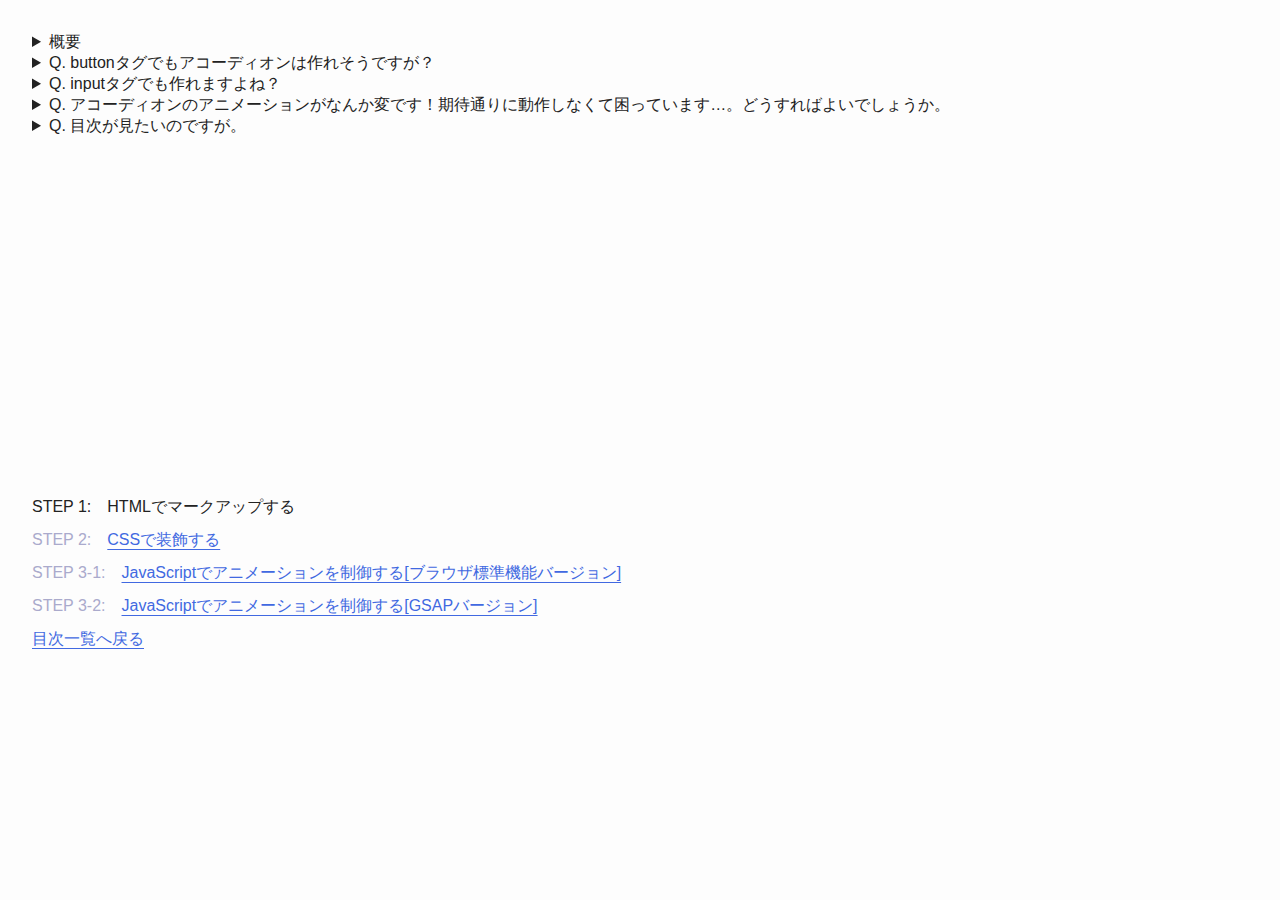
<file: demo1/index.html>
<!DOCTYPE html>
<html lang="ja">

<head>
  <meta charset="UTF-8">
  <meta name="viewport" content="width=device-width, initial-scale=1">
  <title>STEP 1 | detailsタグsummaryタグで作るアコーディオンUIサンプル</title>
  <link rel="stylesheet" href="../base.css">
</head>

<body>
<div class="wrapper">
  <details>
    <summary>概要</summary>
      折りたたまれている部分です。
  </details>

  <details>
    <summary>Q. buttonタグでもアコーディオンは作れそうですが？</summary>
    <p>A. <code>details</code>タグと<code>summary</code>タグがオススメです。</p>
  </details>

  <details>
    <summary>Q. inputタグでも作れますよね？</summary>
    <p>A. <code>details</code>タグと<code>summary</code>タグがオススメです。</p>
  </details>

  <details>
    <summary>Q. アコーディオンのアニメーションがなんか変です！期待通りに動作しなくて困っています…。どうすればよいでしょうか。</summary>
    <p>A. 以下のポイントを見直してみましょう。</p>
    <ul>
      <li>アコーディオンの中身(<code>summary</code>タグのすぐ下)を<code>div</code>タグなどで囲った部分には上下<code>padding</code>を持たせないこと。</li>
      <li>デフォルトの挙動を無効化（<code>preventDefault()</code>）して、手動で<code>open</code>属性を管理できているか。</li>
      <li>
        アコーディオンを閉じるとき（<code>details</code>タグの<code>open</code>属性が取り除かれるとき）は一瞬で非表示になるので、アニメーション完了を待ってから<code>open</code>属性を手動で取り除くこと。
      </li>
    </ul>
  </details>

  <details>
    <summary>Q. 目次が見たいのですが。</summary>
    <ul>
      <li><a href="../demo1/index.html">STEP 1: HTMLでマークアップする</a></li>
      <li><a href="../demo2/index.html">STEP 2: CSSで装飾する</a></li>
      <li><a href="../demo3-1/index.html">STEP 3-1: JavaScriptでアニメーションを制御する[ブラウザ標準機能バージョン]</a></li>
      <li><a href="../demo3-2/index.html">STEP 3-2: JavaScriptでアニメーションを制御する[GSAPバージョン]</a></li>
      <li><a href="../index.html">目次一覧へ戻る</a></li>
    </ul>
  </details>
</div>

<footer>
  <nav class="navigation">
    <ul>
      <li class="navigation_currentPage"><span>STEP 1:</span>HTMLでマークアップする</li>
      <li><span>STEP 2:</span><a href="../demo2/index.html">CSSで装飾する</a></li>
      <li><span>STEP 3-1:</span><a href="../demo3-1/index.html">JavaScriptでアニメーションを制御する[ブラウザ標準機能バージョン]</a></li>
      <li><span>STEP 3-2:</span><a href="../demo3-2/index.html">JavaScriptでアニメーションを制御する[GSAPバージョン]</a></li>
      <li><a href="../index.html">目次一覧へ戻る</a></li>
    </ul>
  </nav>
</footer>
</body>

</html>
</file>
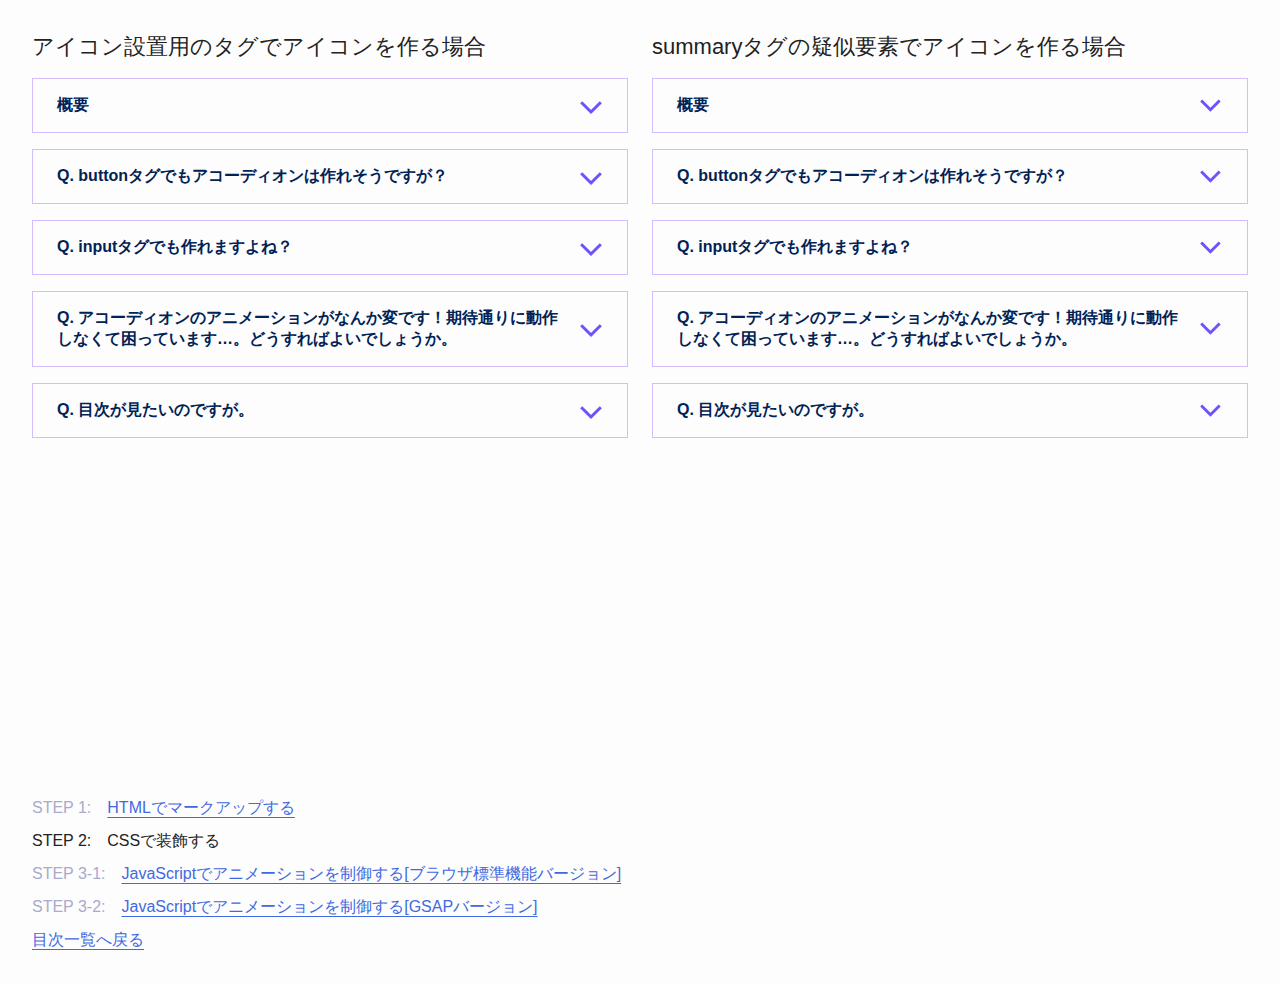
<file: demo2/index.html>
<!DOCTYPE html>
<html lang="ja">

<head>
  <meta charset="UTF-8">
  <meta name="viewport" content="width=device-width, initial-scale=1">
  <title>STEP 2 | detailsタグsummaryタグで作るアコーディオンUIサンプル</title>
  <link rel="stylesheet" href="../base.css">
  <link rel="stylesheet" href="style.css">
</head>

<body>
<div class="wrapper">
  <div class="wrapper_normalIcon">
    <h1 class="wrapper_title">アイコン設置用のタグでアイコンを作る場合</h1>
    <details>
      <summary>
        <span class="summary_inner">
          概要<span class="icon"></span>
        </span>
      </summary>
      <div class="content">
        折りたたまれている部分です。
      </div>
    </details>

    <details>
      <summary>
        <span class="summary_inner">
          Q. buttonタグでもアコーディオンは作れそうですが？<span class="icon"></span>
        </span>
      </summary>
      <div class="content">
        <p>A. <code>details</code>タグと<code>summary</code>タグがオススメです。</p>
      </div>
    </details>

    <details>
      <summary>
        <span class="summary_inner">
          Q. inputタグでも作れますよね？<span class="icon"></span>
        </span>
      </summary>
      <div class="content">
        <p>A. <code>details</code>タグと<code>summary</code>タグがオススメです。</p>
      </div>
    </details>

    <details>
      <summary>
        <span class="summary_inner">
          Q. アコーディオンのアニメーションがなんか変です！期待通りに動作しなくて困っています…。どうすればよいでしょうか。<span class="icon"></span>
        </span>
      </summary>
      <div class="content">
        <p>A. 以下のポイントを見直してみましょう。</p>
        <ul>
          <li>アコーディオンの中身(<code>summary</code>タグのすぐ下)を<code>div</code>タグなどで囲った部分には上下<code>padding</code>を持たせないこと。</li>
          <li>デフォルトの挙動を無効化（<code>preventDefault()</code>）して、手動で<code>open</code>属性を管理できているか。</li>
          <li>
            アコーディオンを閉じるとき（<code>details</code>タグの<code>open</code>属性が取り除かれるとき）は一瞬で非表示になるので、アニメーション完了を待ってから<code>open</code>属性を手動で取り除くこと。
          </li>
        </ul>
      </div>
    </details>

    <details>
      <summary>
        <span class="summary_inner">
          Q. 目次が見たいのですが。<span class="icon"></span>
        </span>
      </summary>
      <ul class="content">
        <li><a href="../demo1/index.html">STEP 1: HTMLでマークアップする</a></li>
        <li><a href="../demo2/index.html">STEP 2: CSSで装飾する</a></li>
        <li><a href="../demo3-1/index.html">STEP 3-1: JavaScriptでアニメーションを制御する[ブラウザ標準機能バージョン]</a></li>
        <li><a href="../demo3-2/index.html">STEP 3-2: JavaScriptでアニメーションを制御する[GSAPバージョン]</a></li>
        <li><a href="../index.html">目次一覧へ戻る</a></li>
      </ul>
    </details>
  </div>

  <div class="wrapper_pseudoElementsIcon">
    <h1 class="wrapper_title">summaryタグの疑似要素でアイコンを作る場合</h1>
    <details>
      <summary>
        <span class="summary_inner">
          概要
        </span>
      </summary>
      <div class="content">
        折りたたまれている部分です。
      </div>
    </details>

    <details>
      <summary>
        <span class="summary_inner">
          Q. buttonタグでもアコーディオンは作れそうですが？
        </span>
      </summary>
      <div class="content">
        <p>A. <code>details</code>タグと<code>summary</code>タグがオススメです。</p>
      </div>
    </details>

    <details>
      <summary>
        <span class="summary_inner">
          Q. inputタグでも作れますよね？
        </span>
      </summary>
      <div class="content">
        <p>A. <code>details</code>タグと<code>summary</code>タグがオススメです。</p>
      </div>
    </details>

    <details>
      <summary>
        <span class="summary_inner">
        Q. アコーディオンのアニメーションがなんか変です！期待通りに動作しなくて困っています…。どうすればよいでしょうか。
        </span>
      </summary>
      <div class="content">
        <p>A. 以下のポイントを見直してみましょう。</p>
        <ul>
          <li>アコーディオンの中身(<code>summary</code>タグのすぐ下)を<code>div</code>タグなどで囲った部分には上下<code>padding</code>を持たせないこと。</li>
          <li>デフォルトの挙動を無効化（<code>preventDefault()</code>）して、手動で<code>open</code>属性を管理できているか。</li>
          <li>
            アコーディオンを閉じるとき（<code>details</code>タグの<code>open</code>属性が取り除かれるとき）は一瞬で非表示になるので、アニメーション完了を待ってから<code>open</code>属性を手動で取り除くこと。
          </li>
        </ul>
      </div>
    </details>

    <details>
      <summary>
        <span class="summary_inner">
          Q. 目次が見たいのですが。
        </span>
      </summary>
        <ul class="content">
          <li><a href="../demo1/index.html">STEP 1: HTMLでマークアップする</a></li>
          <li><a href="../demo2/index.html">STEP 2: CSSで装飾する</a></li>
          <li><a href="../demo3-1/index.html">STEP 3-1: JavaScriptでアニメーションを制御する[ブラウザ標準機能バージョン]</a></li>
          <li><a href="../demo3-2/index.html">STEP 3-2: JavaScriptでアニメーションを制御する[GSAPバージョン]</a></li>
          <li><a href="../index.html">目次一覧へ戻る</a></li>
        </ul>
    </details>
  </div>
</div>

<footer>
  <nav class="navigation">
    <ul>
      <li><span>STEP 1:</span><a href="../demo1/index.html">HTMLでマークアップする</a></li>
      <li class="navigation_currentPage"><span>STEP 2:</span>CSSで装飾する</li>
      <li><span>STEP 3-1:</span><a href="../demo3-1/index.html">JavaScriptでアニメーションを制御する[ブラウザ標準機能バージョン]</a></li>
      <li><span>STEP 3-2:</span><a href="../demo3-2/index.html">JavaScriptでアニメーションを制御する[GSAPバージョン]</a></li>
      <li><a href="../index.html">目次一覧へ戻る</a></li>
    </ul>
  </nav>
</footer>
</body>

</html>
</file>
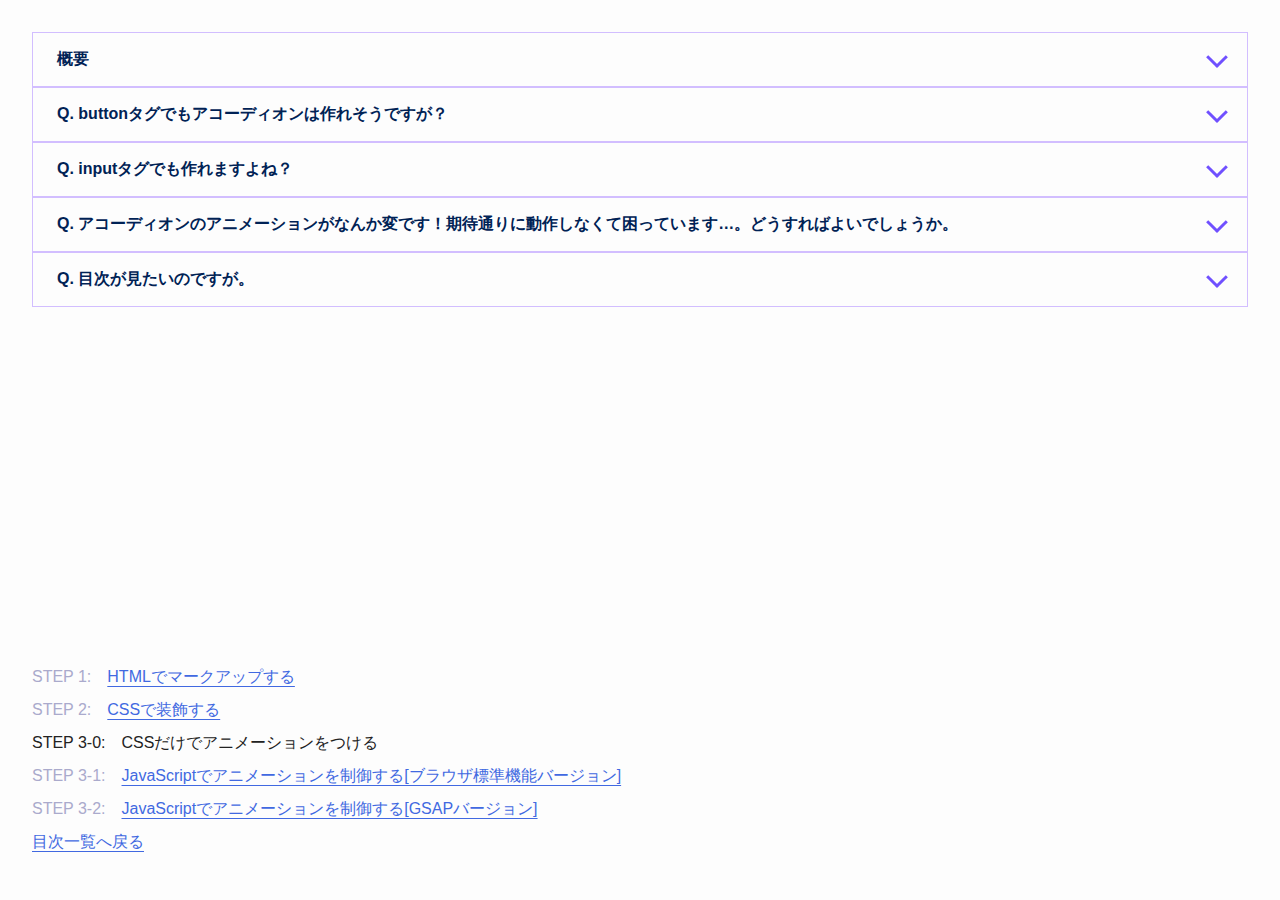
<file: demo3-0/index.html>
<!DOCTYPE html>
<html lang="ja">

<head>
  <meta charset="UTF-8" />
  <meta name="viewport" content="width=device-width, initial-scale=1" />
  <title>STEP 3-0 | detailsタグsummaryタグで作るアコーディオンUI</title>
  <link rel="stylesheet" href="../base.css" />
  <link rel="stylesheet" href="style.css" />
</head>

<body>
<div class="wrapper">
  <div class="accordion-wrapper">
    <details>
      <summary>
        概要<span class="icon"></span>
      </summary>
      <div class="content">
        折りたたまれている部分です。
      </div>
    </details>

    <details>
      <summary>
        Q. buttonタグでもアコーディオンは作れそうですが？<span class="icon"></span>
      </summary>
      <div class="content">
        <p>A. <code>details</code>タグと<code>summary</code>タグがオススメです。</p>
      </div>
    </details>

    <details>
      <summary>
        Q. inputタグでも作れますよね？<span class="icon"></span>
      </summary>
      <div class="content">
        <p>A. <code>details</code>タグと<code>summary</code>タグがオススメです。</p>
      </div>
    </details>

    <details>
      <summary>
        Q. アコーディオンのアニメーションがなんか変です！期待通りに動作しなくて困っています…。どうすればよいでしょうか。<span class="icon"></span>
      </summary>
      <div class="content">
        <p>A. 以下のポイントを見直してみましょう。</p>
        <ul>
          <li>アコーディオンの中身(<code>summary</code>タグのすぐ下)を<code>div</code>タグなどで囲った部分には上下<code>padding</code>を持たせないこと。</li>
          <li>デフォルトの挙動を無効化（<code>preventDefault()</code>）して、手動で<code>open</code>属性を管理できているか。</li>
          <li>
            アコーディオンを閉じるとき（<code>details</code>タグの<code>open</code>属性が取り除かれるとき）は一瞬で非表示になるので、アニメーション完了を待ってから<code>open</code>属性を手動で取り除くこと。
          </li>
        </ul>
      </div>
    </details>

    <details>
      <summary>
        Q. 目次が見たいのですが。<span class="icon"></span>
      </summary>
      <ul class="content">
        <li><a href="../demo1/index.html">STEP 1: HTMLでマークアップする</a></li>
        <li><a href="../demo2/index.html">STEP 2: CSSで装飾する</a></li>
        <li><a href="../demo3-0/index.html">STEP 3-0: CSSだけでアニメーションをつける</a></li>
        <li><a href="../demo3-1/index.html">STEP 3-1: JavaScriptでアニメーションを制御する[ブラウザ標準機能バージョン]</a></li>
        <li><a href="../demo3-2/index.html">STEP 3-2: JavaScriptでアニメーションを制御する[GSAPバージョン]</a></li>
        <li><a href="../index.html">目次一覧へ戻る</a></li>
      </ul>
    </details>
  </div>
</div>

<footer>
  <nav class="navigation">
    <ul>
      <li><span>STEP 1:</span><a href="../demo1/index.html">HTMLでマークアップする</a></li>
      <li><span>STEP 2:</span><a href="../demo2/index.html">CSSで装飾する</a></li>
      <li class="navigation_currentPage"><span>STEP 3-0:</span>CSSだけでアニメーションをつける</li>
      <li><span>STEP 3-1:</span><a href="../demo3-1/index.html">JavaScriptでアニメーションを制御する[ブラウザ標準機能バージョン]</a></li>
      <li><span>STEP 3-2:</span><a href="../demo3-2/index.html">JavaScriptでアニメーションを制御する[GSAPバージョン]</a></li>
      <li><a href="../index.html">目次一覧へ戻る</a></li>
    </ul>
  </nav>
</footer>
</body>

</html>
</file>
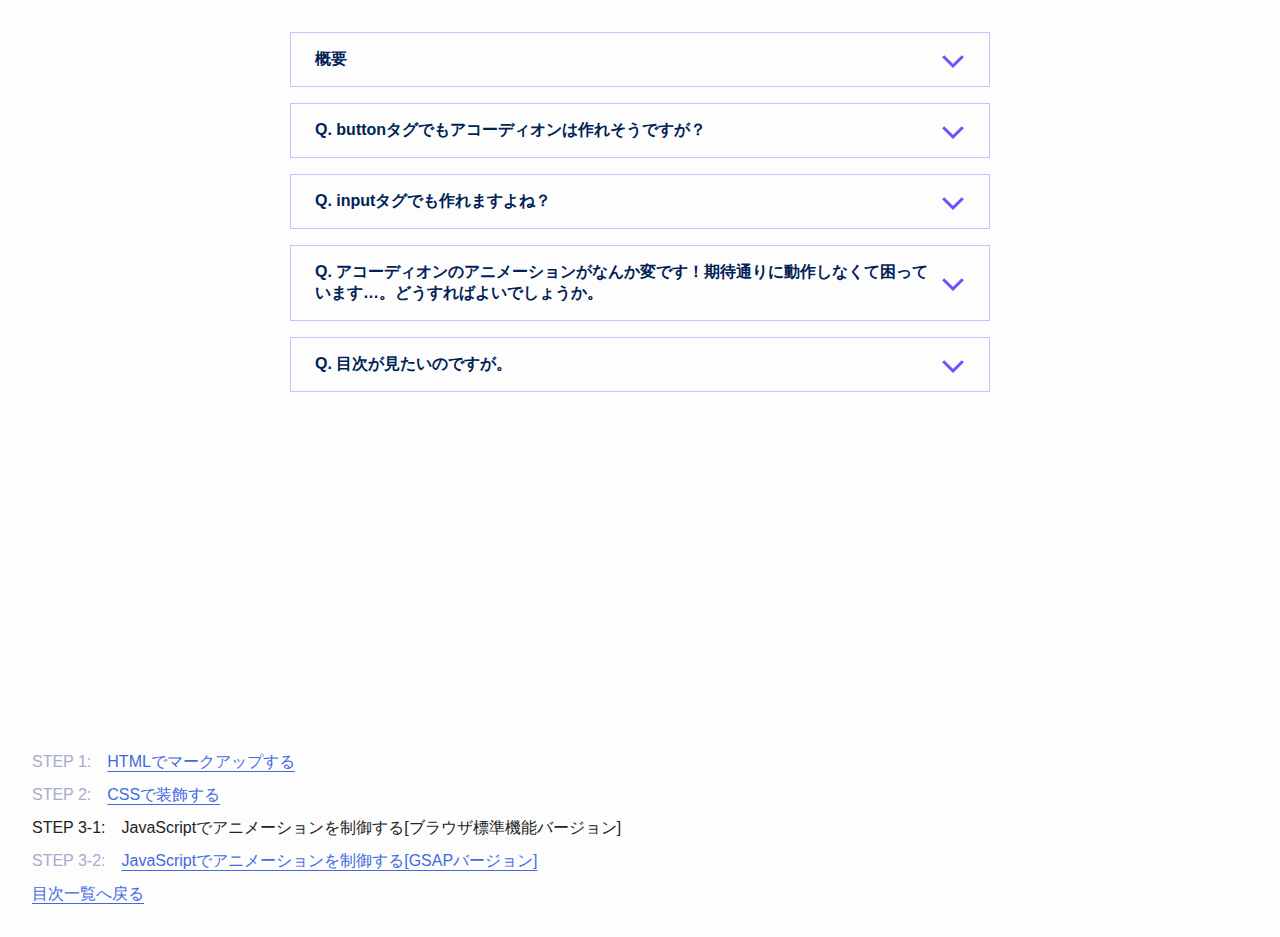
<file: demo3-1/index.html>
<!DOCTYPE html>
<html lang="ja">

<head>
  <meta charset="UTF-8">
  <meta name="viewport" content="width=device-width, initial-scale=1">
  <title>STEP 3-1 | detailsタグsummaryタグで作るアコーディオンUI</title>
  <link rel="stylesheet" href="../base.css">
  <link rel="stylesheet" href="style.css">
</head>

<body>
<div class="wrapper">
  <details class="js-details">
    <summary class="js-summary">
      <span class="summary_inner">
        概要<span class="icon"></span>
      </span>
    </summary>
    <div class="content js-content">
      <div class="content_inner">
        折りたたまれている部分です。
      </div>
    </div>
  </details>

  <details class="js-details">
    <summary class="js-summary">
      <span class="summary_inner">
        Q. buttonタグでもアコーディオンは作れそうですが？<span class="icon"></span>
      </span>
    </summary>
    <div class="content js-content">
      <div class="content_inner">
        <p>A. <code>details</code>タグと<code>summary</code>タグがオススメです。</p>
      </div>
    </div>
  </details>

  <details class="js-details">
    <summary class="js-summary">
      <span class="summary_inner">
        Q. inputタグでも作れますよね？<span class="icon"></span>
      </span>
    </summary>
    <div class="content js-content">
      <div class="content_inner">
        <p>A. <code>details</code>タグと<code>summary</code>タグがオススメです。</p>
      </div>
    </div>
  </details>

  <details class="js-details">
    <summary class="js-summary">
      <span class="summary_inner">
        Q. アコーディオンのアニメーションがなんか変です！期待通りに動作しなくて困っています…。どうすればよいでしょうか。<span class="icon"></span>
      </span>
    </summary>
    <div class="content js-content">
      <div class="content_inner">
        <p>A. 以下のポイントを見直してみましょう。</p>
        <ul>
          <li>アコーディオンの中身(<code>summary</code>タグのすぐ下)を<code>div</code>タグなどで囲った部分には上下<code>padding</code>を持たせないこと。</li>
          <li>デフォルトの挙動を無効化（<code>preventDefault()</code>）して、手動で<code>open</code>属性を管理できているか。</li>
          <li>
            アコーディオンを閉じるとき（<code>details</code>タグの<code>open</code>属性が取り除かれるとき）は一瞬で非表示になるので、アニメーション完了を待ってから<code>open</code>属性を手動で取り除くこと。
          </li>
        </ul>
      </div>
    </div>
  </details>

  <details class="js-details">
    <summary class="js-summary">
      <span class="summary_inner">
        Q. 目次が見たいのですが。<span class="icon"></span>
      </span>
    </summary>
    <div class="content js-content">
      <ul class="content_inner">
        <li><a href="../demo1/index.html">STEP 1: HTMLでマークアップする</a></li>
        <li><a href="../demo2/index.html">STEP 2: CSSで装飾する</a></li>
        <li><a href="../demo3-1/index.html">STEP 3-1: JavaScriptでアニメーションを制御する[ブラウザ標準機能バージョン]</a></li>
        <li><a href="../demo3-2/index.html">STEP 3-2: JavaScriptでアニメーションを制御する[GSAPバージョン]</a></li>
        <li><a href="../index.html">目次一覧へ戻る</a></li>
      </ul>
    </div>
  </details>
</div>

<footer>
  <nav class="navigation">
    <ul>
      <li><span>STEP 1:</span><a href="../demo1/index.html">HTMLでマークアップする</a></li>
      <li><span>STEP 2:</span><a href="../demo2/index.html">CSSで装飾する</a></li>
      <li class="navigation_currentPage"><span>STEP 3-1:</span>JavaScriptでアニメーションを制御する[ブラウザ標準機能バージョン]</li>
      <li><span>STEP 3-2:</span><a href="../demo3-2/index.html">JavaScriptでアニメーションを制御する[GSAPバージョン]</a></li>
      <li><a href="../index.html">目次一覧へ戻る</a></li>
    </ul>
  </nav>
</footer>

<script src="webAnimationsApiAccordion.js"></script>
</body>

</html>
</file>
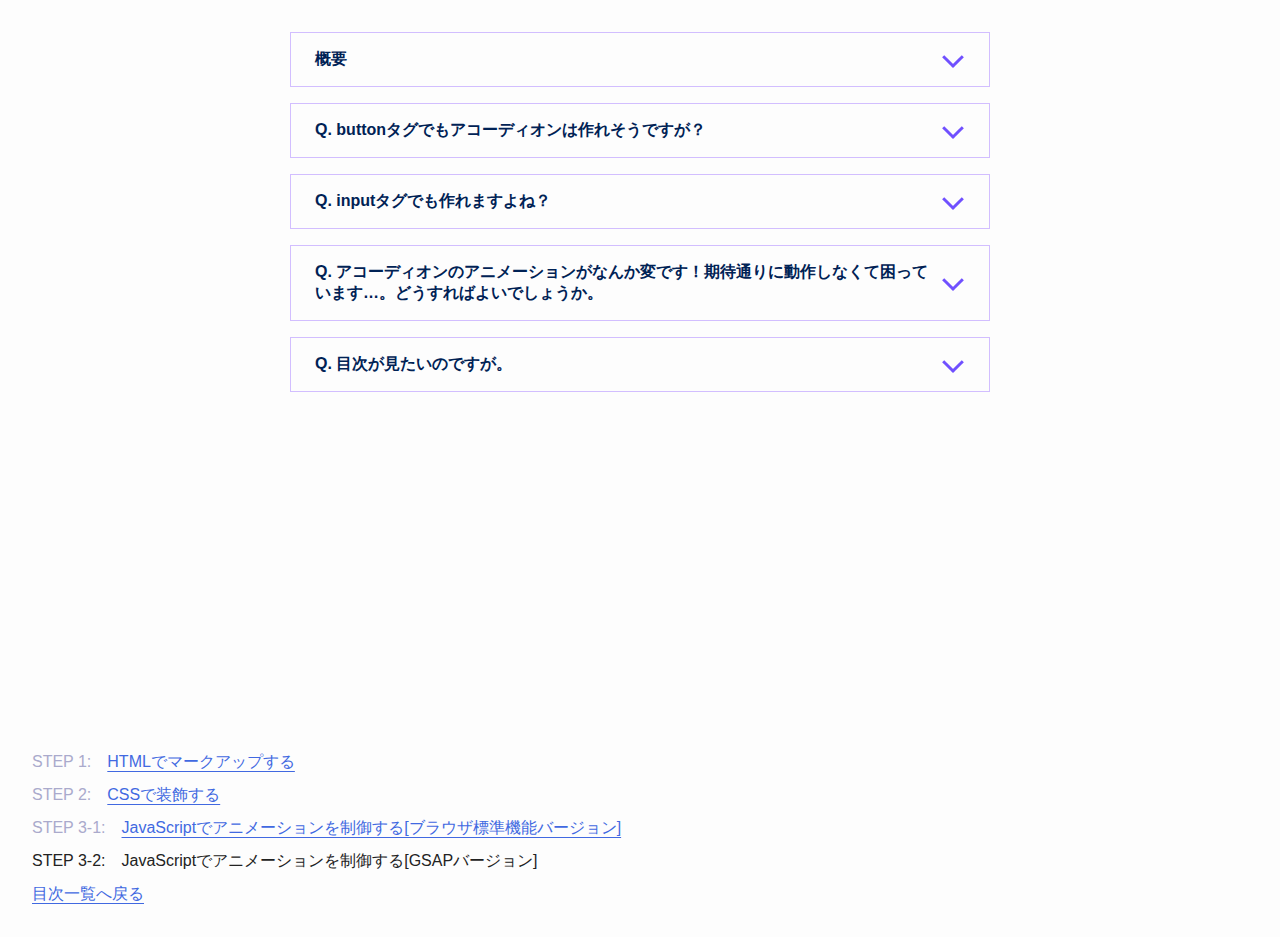
<file: demo3-2/index.html>
<!DOCTYPE html>
<html lang="ja">

<head>
  <meta charset="UTF-8">
  <meta name="viewport" content="width=device-width, initial-scale=1">
  <title>STEP 3-2 | detailsタグsummaryタグで作るアコーディオンUIサンプル</title>
  <link rel="stylesheet" href="../base.css">
  <link rel="stylesheet" href="style.css">
  <script src="https://cdnjs.cloudflare.com/ajax/libs/gsap/3.11.0/gsap.min.js"></script>
</head>

<body>
<div class="wrapper">
  <details class="js-details">
    <summary class="js-summary">
      <span class="summary_inner">
        概要<span class="icon"></span>
      </span>
    </summary>
    <div class="content js-content">
      <div class="content_inner">
        折りたたまれている部分です。
      </div>
    </div>
  </details>

  <details class="js-details">
    <summary class="js-summary">
      <span class="summary_inner">
        Q. buttonタグでもアコーディオンは作れそうですが？<span class="icon"></span>
      </span>
    </summary>
    <div class="content js-content">
      <div class="content_inner">
        <p>A. <code>details</code>タグと<code>summary</code>タグがオススメです。</p>
      </div>
    </div>
  </details>

  <details class="js-details">
    <summary class="js-summary">
      <span class="summary_inner">
        Q. inputタグでも作れますよね？<span class="icon"></span>
      </span>
    </summary>
    <div class="content js-content">
      <div class="content_inner">
        <p>A. <code>details</code>タグと<code>summary</code>タグがオススメです。</p>
      </div>
    </div>
  </details>

  <details class="js-details">
    <summary class="js-summary">
      <span class="summary_inner">
        Q. アコーディオンのアニメーションがなんか変です！期待通りに動作しなくて困っています…。どうすればよいでしょうか。<span class="icon"></span>
      </span>
    </summary>
    <div class="content js-content">
      <div class="content_inner">
        <p>A. 以下のポイントを見直してみましょう。</p>
        <ul>
          <li>アコーディオンの中身(<code>summary</code>タグのすぐ下)を<code>div</code>タグなどで囲った部分には上下<code>padding</code>を持たせないこと。</li>
          <li>デフォルトの挙動を無効化（<code>preventDefault()</code>）して、手動で<code>open</code>属性を管理できているか。</li>
          <li>
            アコーディオンを閉じるとき（<code>details</code>タグの<code>open</code>属性が取り除かれるとき）は一瞬で非表示になるので、アニメーション完了を待ってから<code>open</code>属性を手動で取り除くこと。
          </li>
        </ul>
      </div>
    </div>
  </details>

  <details class="js-details">
    <summary class="js-summary">
      <span class="summary_inner">
        Q. 目次が見たいのですが。<span class="icon"></span>
      </span>
    </summary>
    <div class="content js-content">
      <ul class="content_inner">
        <li><a href="../demo1/index.html">STEP 1: HTMLでマークアップする</a></li>
        <li><a href="../demo2/index.html">STEP 2: CSSで装飾する</a></li>
        <li><a href="../demo3-1/index.html">STEP 3-1: JavaScriptでアニメーションを制御する[ブラウザ標準機能バージョン]</a></li>
        <li><a href="../demo3-2/index.html">STEP 3-2: JavaScriptでアニメーションを制御する[GSAPバージョン]</a></li>
        <li><a href="../index.html">目次一覧へ戻る</a></li>
      </ul>
    </div>
  </details>
</div>

<footer>
  <nav class="navigation">
    <ul>
      <li><span>STEP 1:</span><a href="../demo1/index.html">HTMLでマークアップする</a></li>
      <li><span>STEP 2:</span><a href="../demo2/index.html">CSSで装飾する</a></li>
      <li><span>STEP 3-1:</span><a href="../demo3-1/index.html">JavaScriptでアニメーションを制御する[ブラウザ標準機能バージョン]</a></li>
      <li class="navigation_currentPage"><span>STEP 3-2:</span>JavaScriptでアニメーションを制御する[GSAPバージョン]</li>
      <li><a href="../index.html">目次一覧へ戻る</a></li>
    </ul>
  </nav>
</footer>

<script src="gsapAccordion.js"></script>
</body>

</html>
</file>
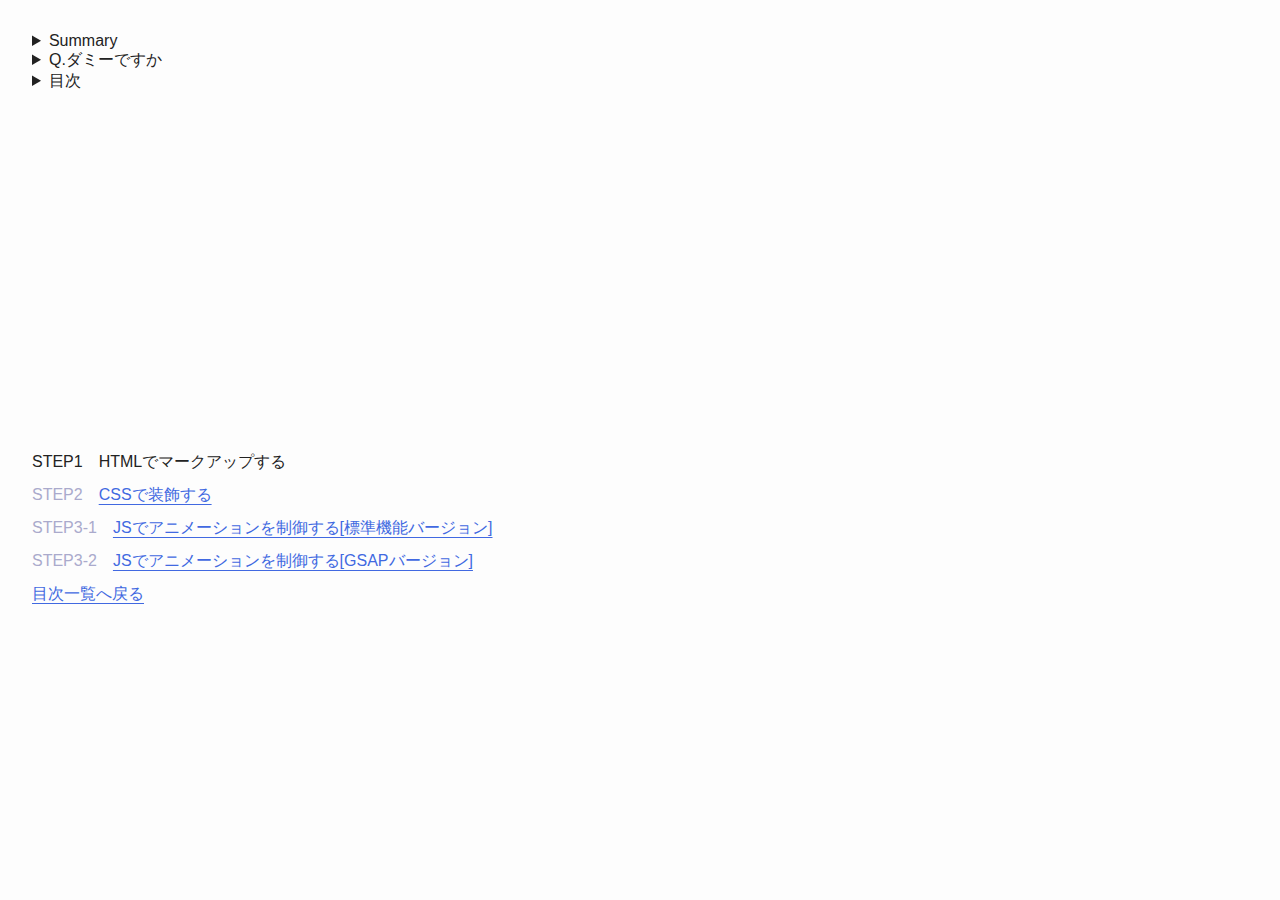
<file: src/demo1/demo1.html>
<!DOCTYPE html>
<html lang="ja">

<head>
  <meta charset="UTF-8">
  <meta name="viewport" content="width=device-width, initial-scale=1">
  <title>detailsタグsummaryタグで作るアコーディオンUI</title>
  <link rel="stylesheet" href="../base.css">
</head>

<body>
<details>
  <summary>Summary</summary>
  <div>
    <p>コンテンツの詳細部分が入ります。</p>
    <p>ダミーテキストダミーテキストダミーテキストダミーテキストダミーテキストダミーテキストダミーテキストダミーテキストダミーテキストダミーテキストダミーテキストダミーテキストダミーテキストダミーテキスト</p>
  </div>
</details>

<details>
  <summary>Q.ダミーですか</summary>
  <p>A.ダミーですよ</p>
</details>

<details>
  <summary>目次</summary>
  <div>
    <ul>
      <li><a href="../demo1/demo1.html">STEP1 HTMLでマークアップする</a></li>
      <li><a href="../demo2/demo2.html">STEP2 CSSで装飾する</a></li>
      <li><a href="../demo3-1/demo3-1.html">STEP3-1 JSでアニメーションを制御する[標準機能バージョン]</a></li>
      <li><a href="../demo3-2/demo3-2.html">STEP3-2 JSでアニメーションを制御する[GSAPバージョン]</a></li>
      <li><a href="../index.html">目次一覧へ戻る</a></li>
    </ul>
  </div>
</details>

<footer>
  <nav>
    <ul>
      <li class="current-page"><span>STEP1</span>HTMLでマークアップする</li>
      <li><span>STEP2</span><a href="../demo2/demo2.html">CSSで装飾する</a></li>
      <li><span>STEP3-1</span><a href="../demo3-1/demo3-1.html">JSでアニメーションを制御する[標準機能バージョン]</a></li>
      <li><span>STEP3-2</span><a href="../demo3-2/demo3-2.html">JSでアニメーションを制御する[GSAPバージョン]</a></li>
      <li><a href="../index.html">目次一覧へ戻る</a></li>
    </ul>
  </nav>
</footer>
</body>

</html>
</file>
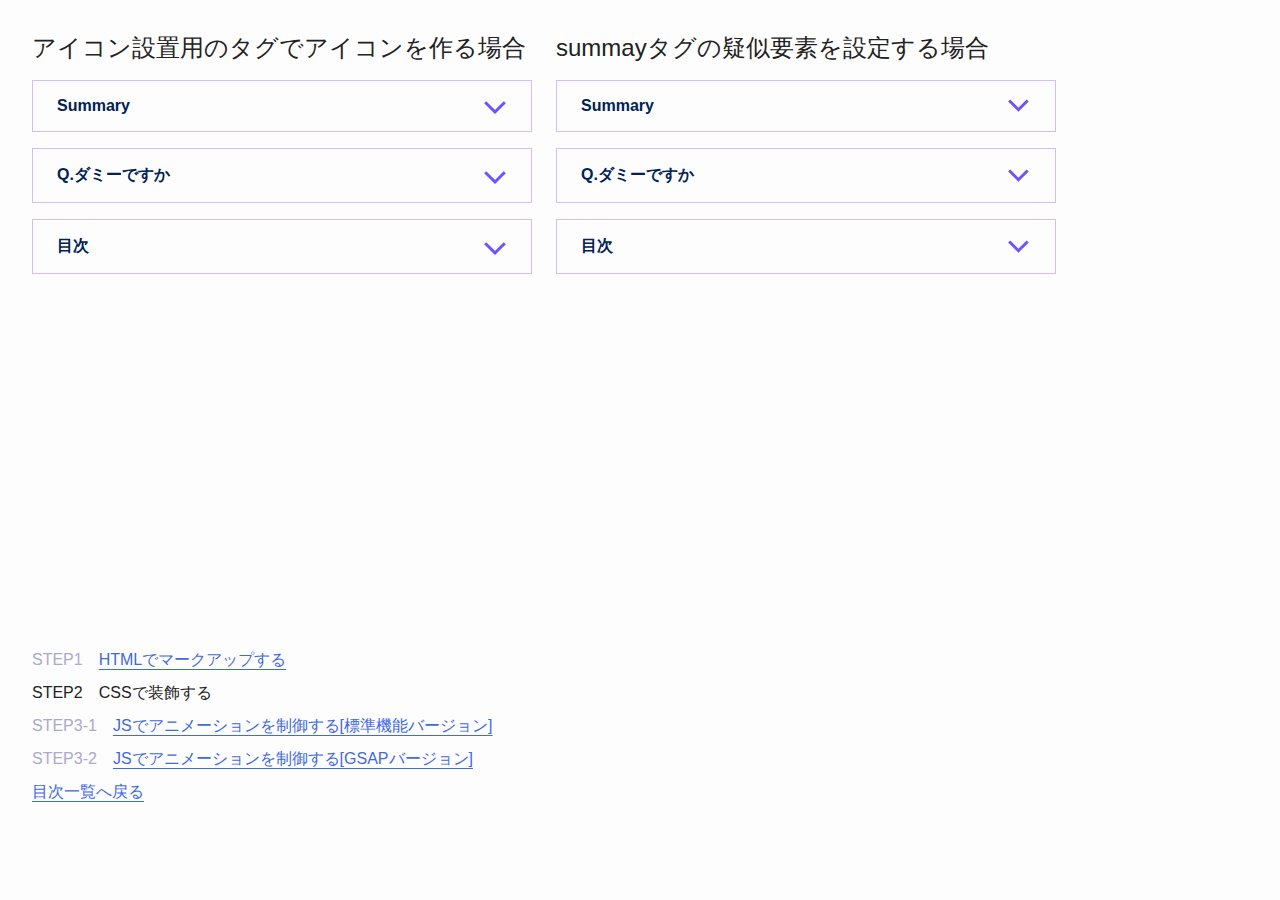
<file: src/demo2/demo2.html>
<!DOCTYPE html>
<html lang="ja">

<head>
  <meta charset="UTF-8">
  <meta name="viewport" content="width=device-width, initial-scale=1">
  <title>CSSオンリー | detailsタグsummaryタグで作るアコーディオンUI</title>
  <link rel="stylesheet" href="../base.css">
  <link rel="stylesheet" href="demo2.css">
</head>

<body>
<div class="wrapper">
  <div class="wrapper-normalIcon">
    <h1>アイコン設置用のタグでアイコンを作る場合</h1>
    <details>
      <summary>Summary<span class="icon"></span></summary>
      <div class="accordion-content">
        <p>コンテンツの詳細部分が入ります。</p>
        <p>ダミーテキストダミーテキストダミーテキストダミーテキストダミーテキストダミーテキストダミーテキストダミーテキストダミーテキストダミーテキストダミーテキストダミーテキストダミーテキストダミーテキスト
        </p>
      </div>
    </details>

    <details>
      <summary>Q.ダミーですか<span class="icon"></span></summary>
      <p class="accordion-content">A.ダミーですよ</p>
    </details>

    <details>
      <summary>目次<span class="icon"></span></summary>
      <div class="accordion-content">
        <ul>
          <li><a href="../demo1/demo1.html">STEP1 HTMLでマークアップする</a></li>
          <li><a href="../demo2/demo2.html">STEP2 CSSで装飾する</a></li>
          <li><a href="../demo3-1/demo3-1.html">STEP3-1 JSでアニメーションを制御する[標準機能バージョン]</a></li>
          <li><a href="../demo3-2/demo3-2.html">STEP3-2 JSでアニメーションを制御する[GSAPバージョン]</a></li>
          <li><a href="../index.html">目次一覧へ戻る</a></li>
        </ul>
      </div>
    </details>
  </div>

  <div class="wrapper-pseudoElementsIcon">
    <h1>summayタグの疑似要素を設定する場合</h1>
    <details>
      <summary>Summary</summary>
      <div class="accordion-content">
        <p>コンテンツの詳細部分が入ります。</p>
        <p>ダミーテキストダミーテキストダミーテキストダミーテキストダミーテキストダミーテキストダミーテキストダミーテキストダミーテキストダミーテキストダミーテキストダミーテキストダミーテキストダミーテキスト
        </p>
      </div>
    </details>

    <details>
      <summary>Q.ダミーですか</summary>
      <p class="accordion-content">A.ダミーですよ</p>
    </details>

    <details>
      <summary>目次</summary>
      <div class="accordion-content">
        <ol>
          <li><a href="../demo1/demo1.html">STEP1 HTMLでマークアップする</a></li>
          <li><a href="../demo2/demo2.html">STEP2 CSSで装飾する</a></li>
          <li><a href="../demo3-1/demo3-1.html">STEP3-1 JSでアニメーションを制御する[標準機能バージョン]</a></li>
          <li><a href="../demo3-2/demo3-2.html">STEP3-2 JSでアニメーションを制御する[GSAPバージョン]</a></li>
          <li><a href="../index.html">目次一覧へ戻る</a></li>
        </ol>
      </div>
    </details>
  </div>
</div>

<footer>
  <nav>
    <ul>
      <li><span>STEP1</span><a href="../demo1/demo1.html">HTMLでマークアップする</a></li>
      <li class="current-page"><span>STEP2</span>CSSで装飾する</li>
      <li><span>STEP3-1</span><a href="../demo3-1/demo3-1.html">JSでアニメーションを制御する[標準機能バージョン]</a></li>
      <li><span>STEP3-2</span><a href="../demo3-2/demo3-2.html">JSでアニメーションを制御する[GSAPバージョン]</a></li>
      <li><a href="../index.html">目次一覧へ戻る</a></li>
    </ul>
  </nav>
</footer>
</body>

</html>
</file>
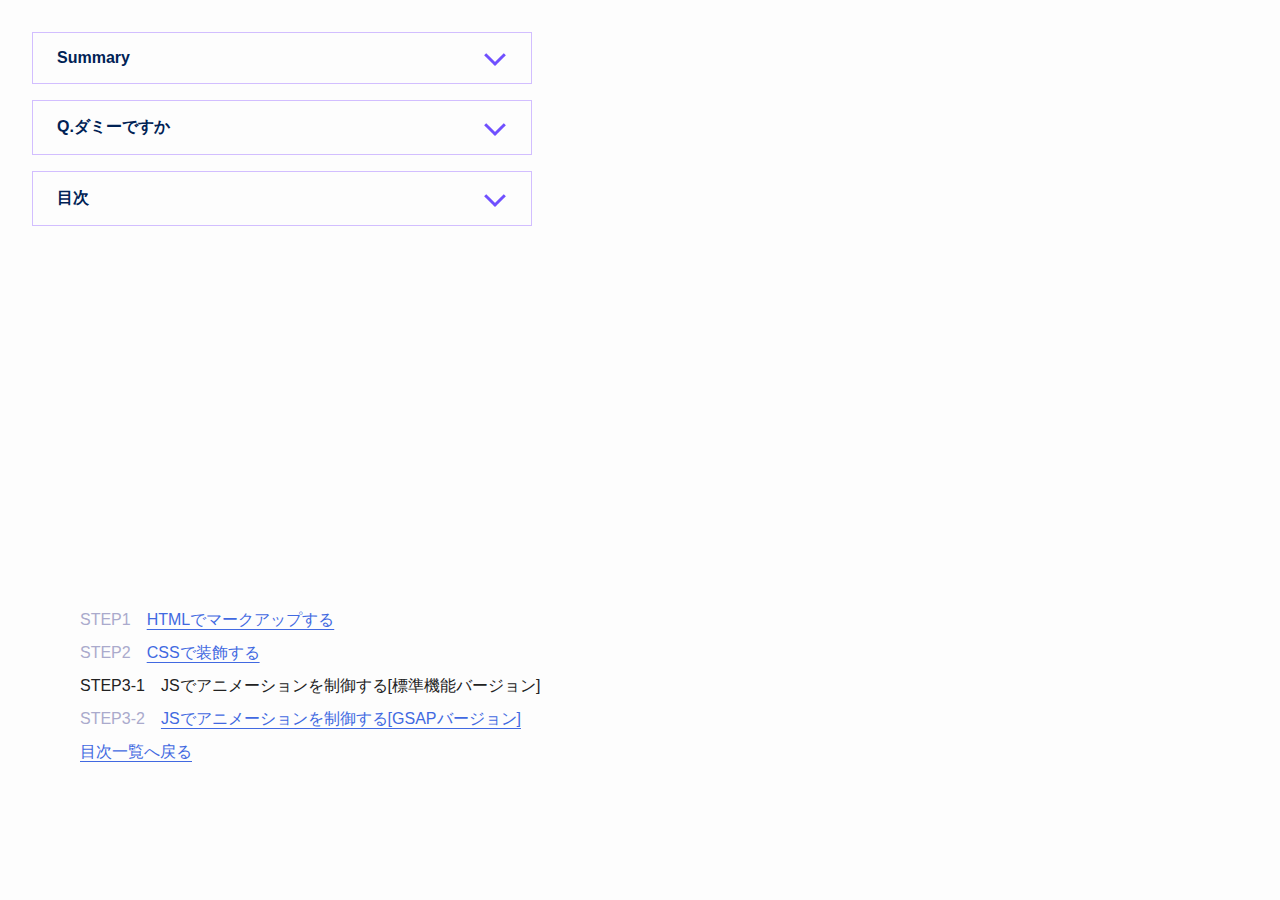
<file: src/demo3-1/demo3-1.html>
<!DOCTYPE html>
<html lang="ja">

<head>
  <meta charset="UTF-8">
  <meta name="viewport" content="width=device-width, initial-scale=1">
  <title>JS制御 | detailsタグsummaryタグで作るアコーディオンUI</title>
  <link rel="stylesheet" href="../base.css">
  <link rel="stylesheet" href="demo3-1.css">
</head>

<body>
<details class="js-details">
  <summary class="js-summary">Summary<span class="icon"></span></summary>
  <div class="accordion-content js-content">
    <div>
      <p class="helper-mb16">コンテンツの詳細部分が入ります。</p>
      <p>ダミーテキストダミーテキストダミーテキストダミーテキストダミーテキストダミーテキストダミーテキストダミーテキストダミーテキストダミーテキストダミーテキストダミーテキストダミーテキストダミーテキスト</p>
    </div>
  </div>
</details>

<details class="js-details">
  <summary class="js-summary">Q.ダミーですか<span class="icon"></span></summary>
  <div class="accordion-content js-content">
    <div>
      <p>A.ダミーですよ</p>
    </div>
  </div>
</details>

<details class="js-details">
  <summary class="js-summary">目次<span class="icon"></span></summary>
  <div class="accordion-content js-content">
    <ul>
      <li><a href="../demo1/demo1.html">STEP1 HTMLでマークアップする</a></li>
      <li><a href="../demo2/demo2.html">STEP2 CSSで装飾する</a></li>
      <li><a href="../demo3-1/demo3-1.html">STEP3-1 JSでアニメーションを制御する[標準機能バージョン]</a></li>
      <li><a href="../demo3-2/demo3-2.html">STEP3-2 JSでアニメーションを制御する[GSAPバージョン]</a></li>
      <li><a href="../index.html">目次一覧へ戻る</a></li>
    </ul>
  </div>
</details>

<footer>
  <nav>
    <ul>
      <li><span>STEP1</span><a href="../demo1/demo1.html">HTMLでマークアップする</a></li>
      <li><span>STEP2</span><a href="../demo2/demo2.html">CSSで装飾する</a></li>
      <li class="current-page"><span>STEP3-1</span>JSでアニメーションを制御する[標準機能バージョン]</li>
      <li><span>STEP3-2</span><a href="../demo3-2/demo3-2.html">JSでアニメーションを制御する[GSAPバージョン]</a></li>
      <li><a href="../index.html">目次一覧へ戻る</a></li>
    </ul>
  </nav>
</footer>

<script src="webAnimationsApiAccordion.js"></script>
</body>

</html>
</file>
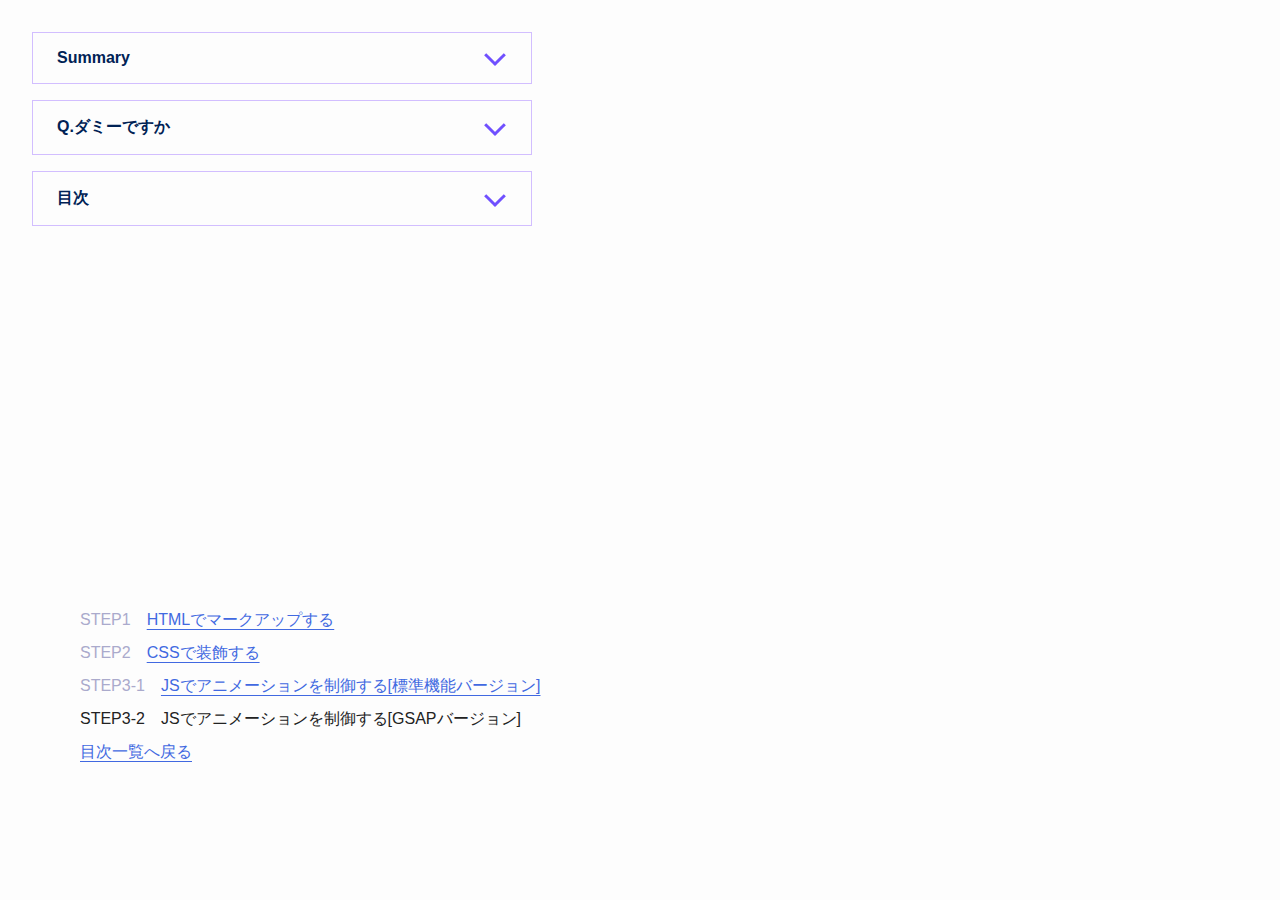
<file: src/demo3-2/demo3-2.html>
<!DOCTYPE html>
<html lang="ja">

<head>
  <meta charset="UTF-8">
  <meta name="viewport" content="width=device-width, initial-scale=1">
  <title>JS制御 | detailsタグsummaryタグで作るアコーディオンUI</title>
  <link rel="stylesheet" href="../base.css">
  <link rel="stylesheet" href="demo3-2.css">
  <script src="https://cdnjs.cloudflare.com/ajax/libs/gsap/3.11.0/gsap.min.js"></script>
</head>

<body>
<details class="js-details">
  <summary class="js-summary">Summary<span class="icon"></span></summary>
  <div class="accordion-content js-content">
    <div>
      <p class="helper-mb16">コンテンツの詳細部分が入ります。</p>
      <p>ダミーテキストダミーテキストダミーテキストダミーテキストダミーテキストダミーテキストダミーテキストダミーテキストダミーテキストダミーテキストダミーテキストダミーテキストダミーテキストダミーテキスト</p>
    </div>
  </div>
</details>

<details class="js-details">
  <summary class="js-summary">Q.ダミーですか<span class="icon"></span></summary>
  <div class="accordion-content js-content">
    <div>
      <p>A.ダミーですよ</p>
    </div>
  </div>
</details>

<details class="js-details">
  <summary class="js-summary">目次<span class="icon"></span></summary>
  <div class="accordion-content js-content">
    <ul>
      <li><a href="../demo1/demo1.html">STEP1 HTMLでマークアップする</a></li>
      <li><a href="../demo2/demo2.html">STEP2 CSSで装飾する</a></li>
      <li><a href="../demo3-1/demo3-1.html">STEP3-1 JSでアニメーションを制御する[標準機能バージョン]</a></li>
      <li><a href="../demo3-2/demo3-2.html">STEP3-2 JSでアニメーションを制御する[GSAPバージョン]</a></li>
      <li><a href="../index.html">目次一覧へ戻る</a></li>
    </ul>
  </div>
</details>

<footer>
  <nav>
    <ul>
      <li><span>STEP1</span><a href="../demo1/demo1.html">HTMLでマークアップする</a></li>
      <li><span>STEP2</span><a href="../demo2/demo2.html">CSSで装飾する</a></li>
      <li><span>STEP3-1</span><a href="../demo3-1/demo3-1.html">JSでアニメーションを制御する[標準機能バージョン]</a></li>
      <li class="current-page"><span>STEP3-2</span>JSでアニメーションを制御する[GSAPバージョン]</li>
      <li><a href="../index.html">目次一覧へ戻る</a></li>
    </ul>
  </nav>
</footer>

<script src="gsapAccordion.js"></script>
</body>

</html>
</file>
<file: base.css>
* {
  box-sizing: border-box;
  padding: 0;
  margin: 0;
}

body {
  font-family: sans-serif;
  margin: 32px;
  background-color: #fdfdfd;
  color: #222;
}

@media (max-width: 760px) {
  body {
    margin: 16px;
  }
}

h1 {
  font-size: 48px;
  font-weight: normal;
  margin-bottom: 16px;
}

footer {
  margin-top: 40vh;
}

.navigation ul {
  list-style: none;
  color: #aac;
}

.navigation li {
  margin-bottom: 12px;
}

.navigation a {
  color: royalblue;
  text-underline-offset: 4px;
}

.navigation a:visited {
  color: #7050ff;
}

.navigation span {
  display: inline-block;
  margin-right: 16px;
}

.navigation__topPage span {
  color: #222;
}

.navigation_currentPage {
  color: #222;
}

code {
  font-family: courier, monospace;
  background-color: #d4e0ff;
  border-radius: 3px;
  padding: 0 3px;
}
</file>
<file: demo2/style.css>
summary {
  /* display: list-item;以外を指定してデフォルトの三角形アイコンを消します */
  display: block;
}

summary::-webkit-details-marker {
  /* Safariで表示されるデフォルトの三角形アイコンを消します */
  display: none;
}

.summary_inner{
  cursor: pointer;
  display: flex;
  flex-direction: row;
  justify-content: space-between;
  align-items: center;
  padding: 16px 24px;
  border: 1px solid #d2beff;
  font-weight: bold;
  color: #002255;
}

/* --------アイコンを作ります-------- */
.icon {
  display: block;
  position: relative;
  width: 24px;
  margin-left: 6px;
  flex-shrink: 0;
  transform-origin: center 43%;
  transition: transform 0.4s;
}

/* アコーディオンが開いた時のスタイル */
details[open] .icon {
  transform: rotate(180deg);
}

/* アイコンのバーのスタイル */
.icon::before,
.icon::after {
  content: "";
  position: absolute;
  display: block;
  width: 15px;
  height: 3px;
  background-color: #7050ff;
}

.icon::before {
  left: 0;
  transform: rotate(45deg);
}

.icon::after {
  right: 0;
  transform: rotate(-45deg);
}

/* --------summaryタグの疑似要素でアイコンを作る場合-------- */
.wrapper_pseudoElementsIcon .summary_inner::after {
  content: "";
  display: block;
  width: 25px;
  height: 16px;
  margin-left: 6px;
  flex-shrink: 0;
  background-image: url("icon.svg");
  background-size: contain;
  background-repeat: no-repeat;
  background-position: center;
  transform-origin: center 43%;
  /* アコーディオンが閉じる時にアイコンをアニメーションさせます */
  animation: 0.4s close-animation;
}

@keyframes close-animation {
  from {
    transform: rotate(180deg);
  }

  to {
    transform: rotate(0deg);
  }
}

/* アコーディオンが開いた時にアイコンをアニメーションさせます */
details[open] .summary_inner::after {
  animation: 0.4s open-animation forwards;
}

@keyframes open-animation {
  from {
    transform: rotate(0deg);
  }

  to{
    transform: rotate(180deg);
  }
}

/* --------アコーディオンの中身のスタイル-------- */
.content {
  background-color: #f0f2ff;
  padding: 24px 48px;
  display: flex;
  flex-direction: column;
  gap: 16px;
}

/* --------レイアウト用のスタイル-------- */
.wrapper {
  display: flex;
  margin: 0 auto;
}

.wrapper details {
  margin-bottom: 16px;
}

.wrapper details:last-child {
  margin-bottom: 0;
}

.wrapper_normalIcon, .wrapper_pseudoElementsIcon {
  width: 700px;
  display: flex;
  flex-direction: column;
}

@media (min-width: 1071px) {
  .wrapper_normalIcon {
    margin-right: 24px;
  }
}

@media (max-width: 1070px) {
  .wrapper {
    flex-direction: column;
  }

  .wrapper_normalIcon {
    margin-bottom: 24px;
  }
}

@media (max-width: 760px) {
  .wrapper_normalIcon, .wrapper_pseudoElementsIcon {
    width: 100%;
  }
}

.wrapper_title {
  font-size: 22px;
}
</file>
<file: demo3-0/style.css>
details {
  /* --------アコーディオンの中身のスタイル-------- */
  &::details-content {
    transition: height 0.4s, opacity 0.4s, content-visibility 0.4s allow-discrete;
    height: 0;
    opacity: 0;
    overflow: clip;
    background-color: #f0f2ff;
  }

  /* --------アコーディオンの中身のスタイル（開いている時）-------- */
  &[open]::details-content {
    opacity: 1;
  }

  /* アコーディオンが開いた時のスタイル */
  &[open] .icon {
    transform: rotate(180deg);
  }
}

@supports (interpolate-size: allow-keywords) {
  :root {
    interpolate-size: allow-keywords; /* height:0（数値型） → auto（文字型） のアニメーションを可能にするための指定 */
  }
  details[open]::details-content {
    height: auto;
  }
}

@supports not (interpolate-size: allow-keywords) {
  details[open]::details-content {
    height: 150px;
    overflow-y: scroll; /* 溢れる場合はスクロール可能にする */
  }
}

summary {
  display: grid;
  grid-template-columns:  1fr 24px;
  gap: 6px;
  align-items: center;
  padding: 16px 24px;
  border: 1px solid #d2beff;
  font-weight: bold;
  color: #002255;
  cursor: pointer;

  /* Safariで表示されるデフォルトの三角形アイコンを消します */
  &::-webkit-details-marker {
    display: none;
  }
}

/* --------アイコンを作ります-------- */
.icon {
  display: block;
  position: relative;
  width: 24px;
  margin-left: 6px;
  flex-shrink: 0;
  transform-origin: center 43%;
  transition: transform 0.4s;

  /* アイコンのバーのスタイル */
  &::before,
  &::after {
    content: "";
    position: absolute;
    display: block;
    width: 15px;
    height: 3px;
    background-color: #7050ff;
  }
  &::before {
    left: 0;
    transform: rotate(45deg);
  }
  &::after {
    right: 0;
    transform: rotate(-45deg);
  }
}

/* --------アコーディオンの中身のスタイル-------- */
.content {
  background-color: #f0f2ff;
  padding: 24px 48px;
  display: flex;
  flex-direction: column;
  gap: 16px;
}
</file>
<file: demo3-1/style.css>
summary {
  /* display: list-item;以外を指定してデフォルトの三角形アイコンを消します */
  display: block;
}

summary::-webkit-details-marker {
  /* Safariで表示されるデフォルトの三角形アイコンを消します */
  display: none;
}

.summary_inner{
  cursor: pointer;
  display: flex;
  flex-direction: row;
  justify-content: space-between;
  align-items: center;
  padding: 16px 24px;
  border: 1px solid #d2beff;
  font-weight: bold;
  color: #002255;
}

.icon {
  display: block;
  position: relative;
  width: 24px;
  margin-left: 6px;
  flex-shrink: 0;
  transform-origin: center 43%;
  transition: transform 0.4s;
}

/*details[open] .icon {*/
/*  transform: rotate(180deg);*/
/*}*/

/* is-openedクラスが付与されたときのスタイル */
details.is-opened .icon {
  transform: rotate(180deg);
}

/* アイコンのバーのスタイル */
.icon::before,
.icon::after {
  content: "";
  position: absolute;
  display: block;
  width: 15px;
  height: 3px;
  background-color: #7050ff;
}

.icon::before {
  left: 0;
  transform: rotate(45deg);
}

.icon::after {
  right: 0;
  transform: rotate(-45deg);
}

/* --------アコーディオンの中身のスタイル-------- */
.content {
  overflow: hidden;
  background-color: #f0f2ff;

  /* details直下のタグにpaddingを設定すると挙動がおかしくなるので、ここには指定しない */
}

.content_inner {
  padding: 24px 48px;
  display: flex;
  flex-direction: column;
  gap: 16px;
}

/* --------レイアウト用のスタイル-------- */
.wrapper {
  width: 700px;
  margin: 0 auto;
  display: flex;
  flex-direction: column;
}

.wrapper details {
  margin-bottom: 16px;
}

.wrapper details:last-child {
  margin-bottom: 0;
}

@media (max-width: 760px) {
  .wrapper {
    width: 100%;
  }
}
</file>
<file: demo3-2/style.css>
summary {
  /* display: list-item;以外を指定してデフォルトの三角形アイコンを消します */
  display: block;
}

summary::-webkit-details-marker {
  /* Safariで表示されるデフォルトの三角形アイコンを消します */
  display: none;
}

.summary_inner{
  cursor: pointer;
  display: flex;
  flex-direction: row;
  justify-content: space-between;
  align-items: center;
  padding: 16px 24px;
  border: 1px solid #d2beff;
  font-weight: bold;
  color: #002255;
}

.icon {
  display: block;
  position: relative;
  width: 24px;
  margin-left: 6px;
  flex-shrink: 0;
  transform-origin: center 43%;
  transition: transform 0.4s;
}

/* is-openedクラスが付与されたときのスタイル */
details.is-opened .icon {
  transform: rotate(180deg);
}

/* アイコンのバーのスタイル */
.icon::before,
.icon::after {
  content: "";
  position: absolute;
  display: block;
  width: 15px;
  height: 3px;
  background-color: #7050ff;
}

.icon::before {
  left: 0;
  transform: rotate(45deg);
}

.icon::after {
  right: 0;
  transform: rotate(-45deg);
}

/* --------アコーディオンの中身のスタイル-------- */
.content {
  overflow: hidden;
  background-color: #f0f2ff;

  /* details直下のタグにpaddingを設定すると挙動がおかしくなるので、ここには指定しない */
}

.content_inner {
  padding: 24px 48px;
  display: flex;
  flex-direction: column;
  gap: 16px;
}

/* --------レイアウト用のスタイル-------- */
.wrapper {
  width: 700px;
  margin: 0 auto;
  display: flex;
  flex-direction: column;
}

.wrapper details {
  margin-bottom: 16px;
}

.wrapper details:last-child {
  margin-bottom: 0;
}

@media (max-width: 760px) {
  .wrapper {
    width: 100%;
  }
}
</file>
<file: src/base.css>
* {
  box-sizing: border-box;
  padding: 0;
  margin: 0;
}

body {
  font-family: sans-serif;
  margin: 32px;
  background-color: #fdfdfd;
  color: #222;
}

h1 {
  font-size: 48px;
  font-weight: normal;
  margin-bottom: 16px;
}

footer {
  margin-top: 40vh;
}

nav ul {
  color: #aac;
  list-style: none;
}

nav li {
  margin-bottom: 12px;
}

nav span {
  display: inline-block;
  margin-right: 16px;
}

nav a {
  color: royalblue;
  text-underline-offset: 4px;
}

nav a:visited {
  color: #7050ff;
}

.current-page {
  color: #222;
}

.top-page span {
  color: #222;
}
</file>
<file: src/demo2/demo2.css>
details {
  width: 500px;
  margin-bottom: 16px;
}

summary {
  cursor: pointer;
  /* display: list-item;以外を指定してデフォルトの三角形アイコンを消します */
  display: flex;
  flex-direction: row;
  justify-content: space-between;
  align-items: center;
  padding: 16px 24px;
  border: 1px solid #d2beff;
  font-weight: bold;
  color: #002255;
}

summary::-webkit-details-marker {
  /* Safariで表示されるデフォルトの三角形アイコンを消します */
  display: none;
}

/* --------アイコンを作ります-------- */
.icon {
  display: block;
  position: relative;
  width: 24px;
  transition: transform 0.4s;
}

/* アコーディオンが開いた時のスタイル */
details[open] .icon {
  transform: rotate(180deg);
}

/* アイコンのバーの部分のスタイルです */
.icon::before,
.icon::after {
  content: "";
  position: absolute;
  display: block;
  width: 15px;
  height: 3px;
  background-color: #7050ff;
}

.icon::before {
  left: 0;
  transform: rotate(45deg);
}

.icon::after {
  right: 0;
  transform: rotate(-45deg);
}


/* --------summaryタグの疑似要素でアイコンを作る場合-------- */
.wrapper-pseudoElementsIcon summary::after {
  content: "";
  display: block;
  width: 25px;
  height: 16px;
  background-image: url("icon.svg");
  background-size: contain;
  background-repeat: no-repeat;
  background-position: center;
  transform-origin: center 7.5px;
  /* アコーディオンが閉じる時にアイコンをアニメーションさせます */
  animation: 0.2s linear close-animation;
}

@keyframes close-animation {
  0% {
    transform: rotate(180deg);
  }

  50% {
    transform: rotate(90deg);
  }

  100% {
    transform: rotate(0deg);
  }
}

/* アコーディオンが開いた時にアイコンをアニメーションさせます */
details[open] summary::after {
  animation: 0.2s linear open-animation forwards;
}

@keyframes open-animation {
  0% {
    transform: rotate(0deg);
  }

  50% {
    transform: rotate(90deg);
  }

  100% {
    transform: rotate(180deg);
  }
}

/* --------アコーディオンの中身のスタイル-------- */
.accordion-content {
  background-color: #f0f2ff;
  padding: 24px 48px;
}

p {
  margin-bottom: 16px;
}


/* --------レイアウト用-------- */
h1 {
  font-size: 24px;
}

.wrapper {
  display: flex;
  gap: 24px;
}

@media (max-width: 800px) {
  .wrapper {
    flex-direction: column;
  }
}
</file>
<file: src/demo3-1/demo3-1.css>
details {
  width: 500px;
  margin-bottom: 16px;
}

summary {
  cursor: pointer;
  /* display: list-item;以外を指定してデフォルトの三角形アイコンを消します */
  display: flex;
  flex-direction: row;
  justify-content: space-between;
  align-items: center;
  padding: 16px 24px;
  border: 1px solid #d2beff;
  font-weight: bold;
  color: #002255;
}

summary::-webkit-details-marker {
  /* Safariで表示されるデフォルトの三角形アイコンを消す */
  display: none;
}

.icon {
  display: block;
  position: relative;
  width: 24px;
  transition: transform 0.4s;
}

/* details[open] .icon {
  transform: rotate(180deg);
} */

/* is-openクラスが付与されたときのスタイル */
details.is-open .icon {
  transform: rotate(180deg);
}

/* アイコンのバーの部分のスタイルです */
.icon::before,
.icon::after {
  content: "";
  position: absolute;
  display: block;
  width: 15px;
  height: 3px;
  background-color: #7050ff;
}

.icon::before {
  left: 0;
  transform: rotate(45deg);
}

.icon::after {
  right: 0;
  transform: rotate(-45deg);
}

/* --------アコーディオンの中身のスタイル-------- */
.accordion-content {
  overflow: hidden;
  background-color: #f0f2ff;

  /* paddingを設定すると挙動がおかしくなるので、details直下のタグには設定しない */
}

.accordion-content div {
  padding: 24px 48px;
}

ul {
  padding: 24px 48px;
}

.helper-mb16 {
  margin-bottom: 16px;
}
</file>
<file: src/demo3-2/demo3-2.css>
details {
  width: 500px;
  margin-bottom: 16px;
}

summary {
  cursor: pointer;
  /* display: list-item;以外を指定してデフォルトの三角形アイコンを消します */
  display: flex;
  flex-direction: row;
  justify-content: space-between;
  align-items: center;
  padding: 16px 24px;
  border: 1px solid #d2beff;
  font-weight: bold;
  color: #002255;
}

summary::-webkit-details-marker {
  /* Safariで表示されるデフォルトの三角形アイコンを消します */
  display: none;
}

.icon {
  display: block;
  position: relative;
  width: 24px;
  transition: transform 0.4s;
}

/* is-openクラスが付与されたときのスタイル */
details.is-open .icon {
  transform: rotate(180deg);
}

/* アイコンのバーの部分のスタイルです */
.icon::before,
.icon::after {
  content: "";
  position: absolute;
  display: block;
  width: 15px;
  height: 3px;
  background-color: #7050ff;
}

.icon::before {
  left: 0;
  transform: rotate(45deg);
}

.icon::after {
  right: 0;
  transform: rotate(-45deg);
}

/* --------アコーディオンの中身のスタイル-------- */
.accordion-content {
  overflow: hidden;
  background-color: #f0f2ff;

  /* paddingを設定すると挙動がおかしくなるので、details直下のタグには設定しない */
}

.accordion-content div {
  padding: 24px 48px;
}

ul {
  padding: 24px 48px;
}

.helper-mb16 {
  margin-bottom: 16px;
}
</file>
